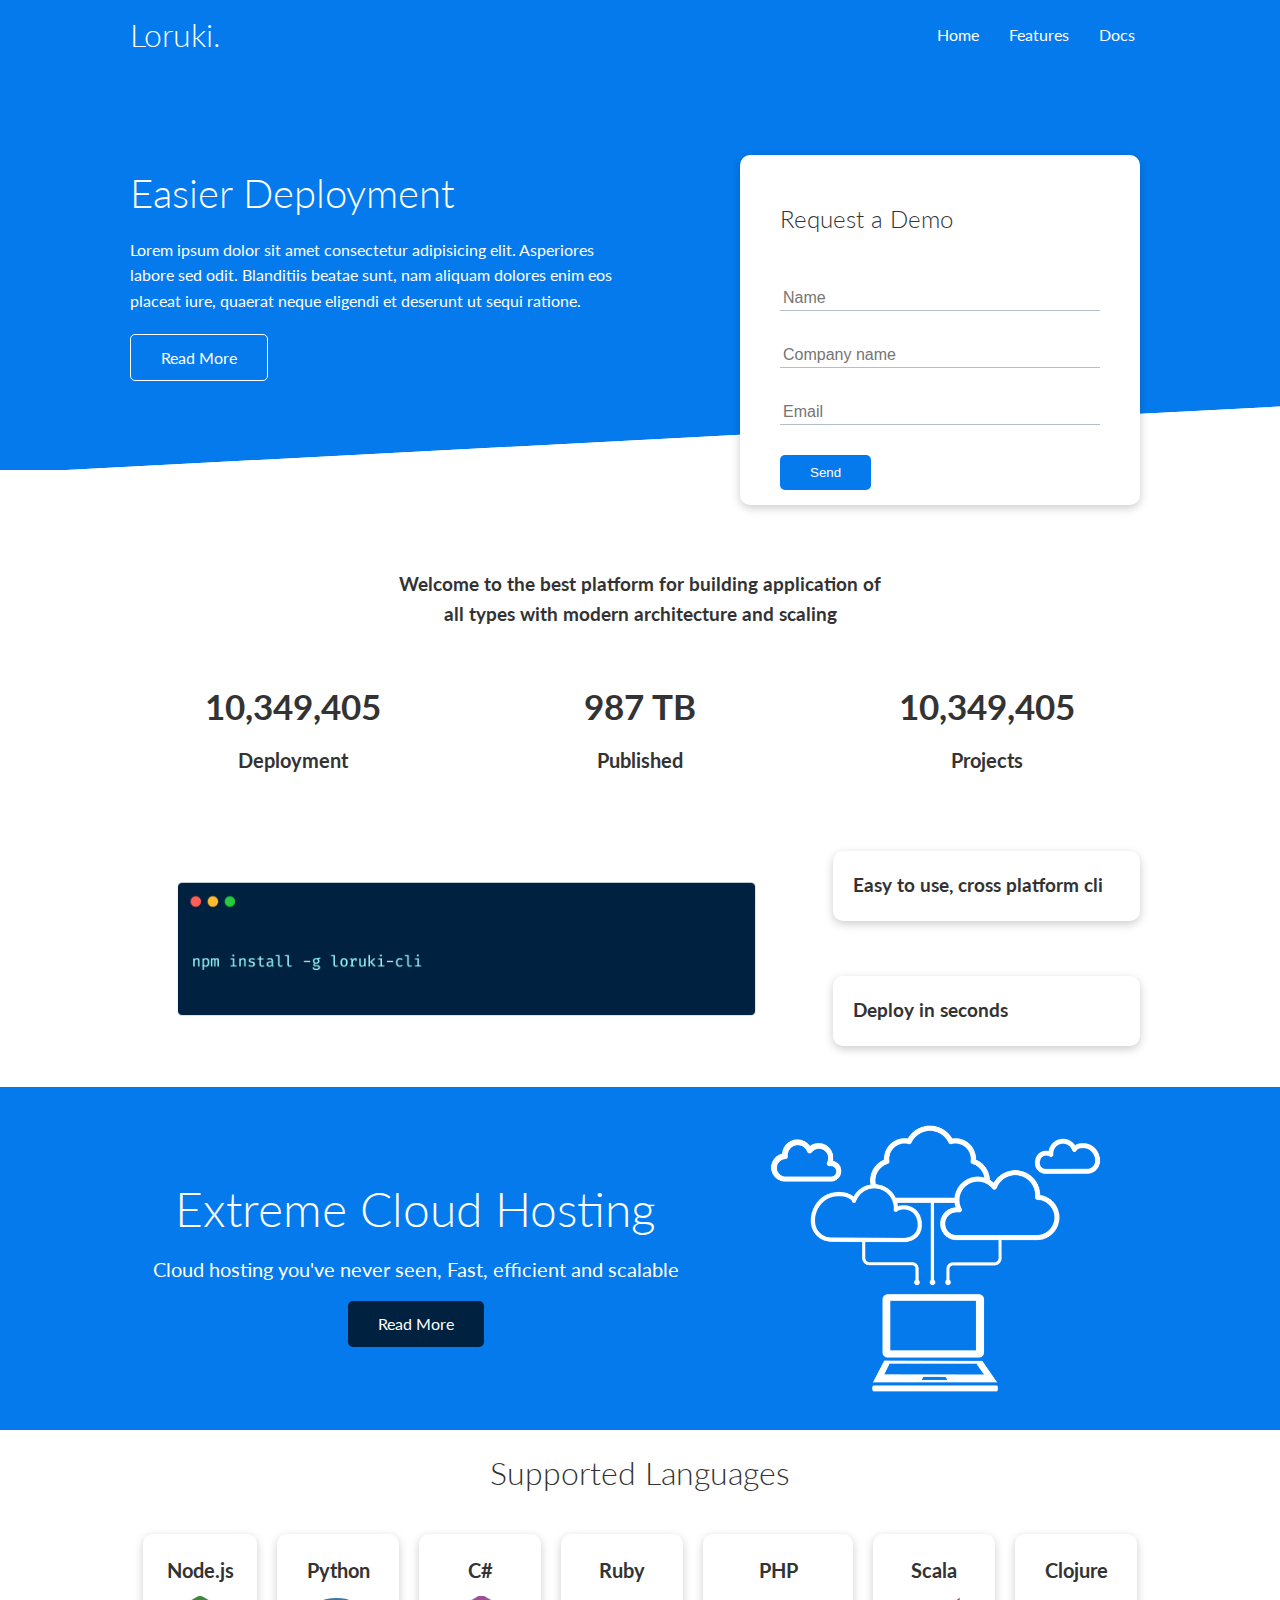
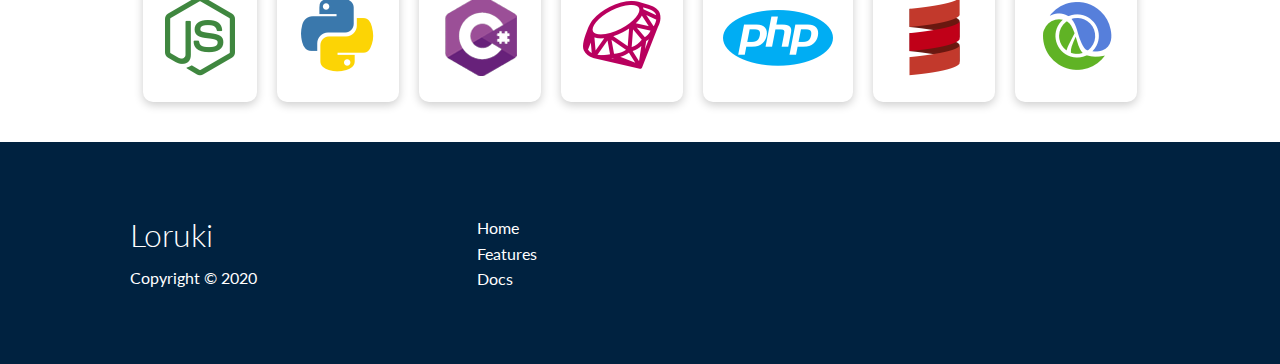
<file: index.html>
<!DOCTYPE html>
<html lang="en">
  <head>
    <meta charset="UTF-8" />
    <meta name="viewport" content="width=device-width, initial-scale=1.0" />
    <link
      rel="stylesheet"
      href="https://cdnjs.cloudflare.com/ajax/libs/font-awesome/5.15.1/css/all.min.css"
      integrity="sha512-+4zCK9k+qNFUR5X+cKL9EIR+ZOhtIloNl9GIKS57V1MyNsYpYcUrUeQc9vNfzsWfV28IaLL3i96P9sdNyeRssA=="
      crossorigin="anonymous"
    />
    <link rel="stylesheet" href="css/utilities.css" />
    <link rel="stylesheet" href="css/style.css" />
    <title>Loruki | Cloud Hosting For Everyone</title>
  </head>
  <body>
    <!-- Navbar -->
    <div class="navbar">
      <div class="container flex">
        <h1 class="logo">Loruki.</h1>
        <nav>
          <ul>
            <li><a href="index.html">Home</a></li>
            <li><a href="features.html">Features</a></li>
            <li><a href="docs.html">Docs</a></li>
          </ul>
        </nav>
      </div>
    </div>

    <!-- Showcase -->
    <section class="showcase">
      <div class="container grid">
        <div class="showcase-text">
          <h1>Easier Deployment</h1>
          <p>
            Lorem ipsum dolor sit amet consectetur adipisicing elit. Asperiores
            labore sed odit. Blanditiis beatae sunt, nam aliquam dolores enim
            eos placeat iure, quaerat neque eligendi et deserunt ut sequi
            ratione.
          </p>
          <a href="features.html" class="btn btn-outline">Read More</a>
        </div>

        <div class="showcase-form card">
          <h2>Request a Demo</h2>
          <form
            name="contact"
            method="POST"
            netlify-honeypot="bot-field"
            data-netlify="true"
          >
            <input type="hidden" name="form-name" value="contact" />
            <p class="hidden">
              <label
                >Don’t fill this out if you’re human: <input name="bot-field"
              /></label>
            </p>
            <div class="form-control">
              <input type="text" name="name" placeholder="Name" required />
            </div>
            <div class="form-control">
              <input
                type="text"
                name="company"
                placeholder="Company name"
                required
              />
            </div>
            <div class="form-control">
              <input type="email" name="email" placeholder="Email" required />
            </div>
            <input type="submit" value="Send" class="btn btn-primary" />
          </form>
        </div>
      </div>
    </section>

    <!-- Stats -->
    <section class="stats">
      <div class="container">
        <h3 class="stats-heading text-center my-1">
          Welcome to the best platform for building application of all types
          with modern architecture and scaling
        </h3>

        <div class="grid grid-3 text-center my-4">
          <div>
            <i class="fa fa-server fa-3x"></i>
            <h3>10,349,405</h3>
            <p class="text-secondary">Deployment</p>
          </div>

          <div>
            <i class="fa fa-upload fa-3x"></i>
            <h3>987 TB</h3>
            <p class="text-secondary">Published</p>
          </div>

          <div>
            <i class="fa fa-project-diagram fa-3x"></i>
            <h3>10,349,405</h3>
            <p class="text-secondary">Projects</p>
          </div>
        </div>
      </div>
    </section>

    <!-- Cli -->
    <section class="cli">
      <div class="container grid">
        <img src="images/cli.png" alt="" />
        <div class="card">
          <h3>Easy to use, cross platform cli</h3>
        </div>
        <div class="card">
          <h3>Deploy in seconds</h3>
        </div>
      </div>
    </section>

    <!-- Cloud -->
    <section class="cloud bg-primary my-2 py-2">
      <div class="container grid">
        <div class="text-center">
          <h2 class="lg">Extreme Cloud Hosting</h2>
          <p class="lead my-1">
            Cloud hosting you've never seen, Fast, efficient and scalable
          </p>
          <a href="features.html" class="btn btn-dark">Read More</a>
        </div>

        <img src="images/cloud.png" alt="" />
      </div>
    </section>

    <!-- Languages -->
    <section class="languages">
      <h2 class="md text-center my-2">Supported Languages</h2>
      <div class="container flex">
        <div class="card">
          <h4>Node.js</h4>
          <img src="images/logos/node.png" alt="" />
        </div>
        <div class="card">
          <h4>Python</h4>
          <img src="images/logos/python.png" alt="" />
        </div>
        <div class="card">
          <h4>C#</h4>
          <img src="images/logos/csharp.png" alt="" />
        </div>
        <div class="card">
          <h4>Ruby</h4>
          <img src="images/logos/ruby.png" alt="" />
        </div>
        <div class="card">
          <h4>PHP</h4>
          <img src="images/logos/php.png" alt="" />
        </div>
        <div class="card">
          <h4>Scala</h4>
          <img src="images/logos/scala.png" alt="" />
        </div>
        <div class="card">
          <h4>Clojure</h4>
          <img src="images/logos/clojure.png" alt="" />
        </div>
      </div>
    </section>

    <!-- Footer -->
    <footer class="footer bg-dark py-5">
      <div class="container grid grid-3">
        <div>
          <h1>Loruki</h1>
          <p>Copyright &copy; 2020</p>
        </div>

        <nav>
          <ul>
            <li><a href="index.html">Home</a></li>
            <li><a href="features.html">Features</a></li>
            <li><a href="docs.html">Docs</a></li>
          </ul>
        </nav>

        <div class="social">
          <a href="#"><i class="fab fa-github fa-2x"></i></a>
          <a href="#"><i class="fab fa-facebook fa-2x"></i></a>
          <a href="#"><i class="fab fa-instagram fa-2x"></i></a>
          <a href="#"><i class="fab fa-twitter fa-2x"></i></a>
        </div>
      </div>
    </footer>
  </body>
</html>
</file>
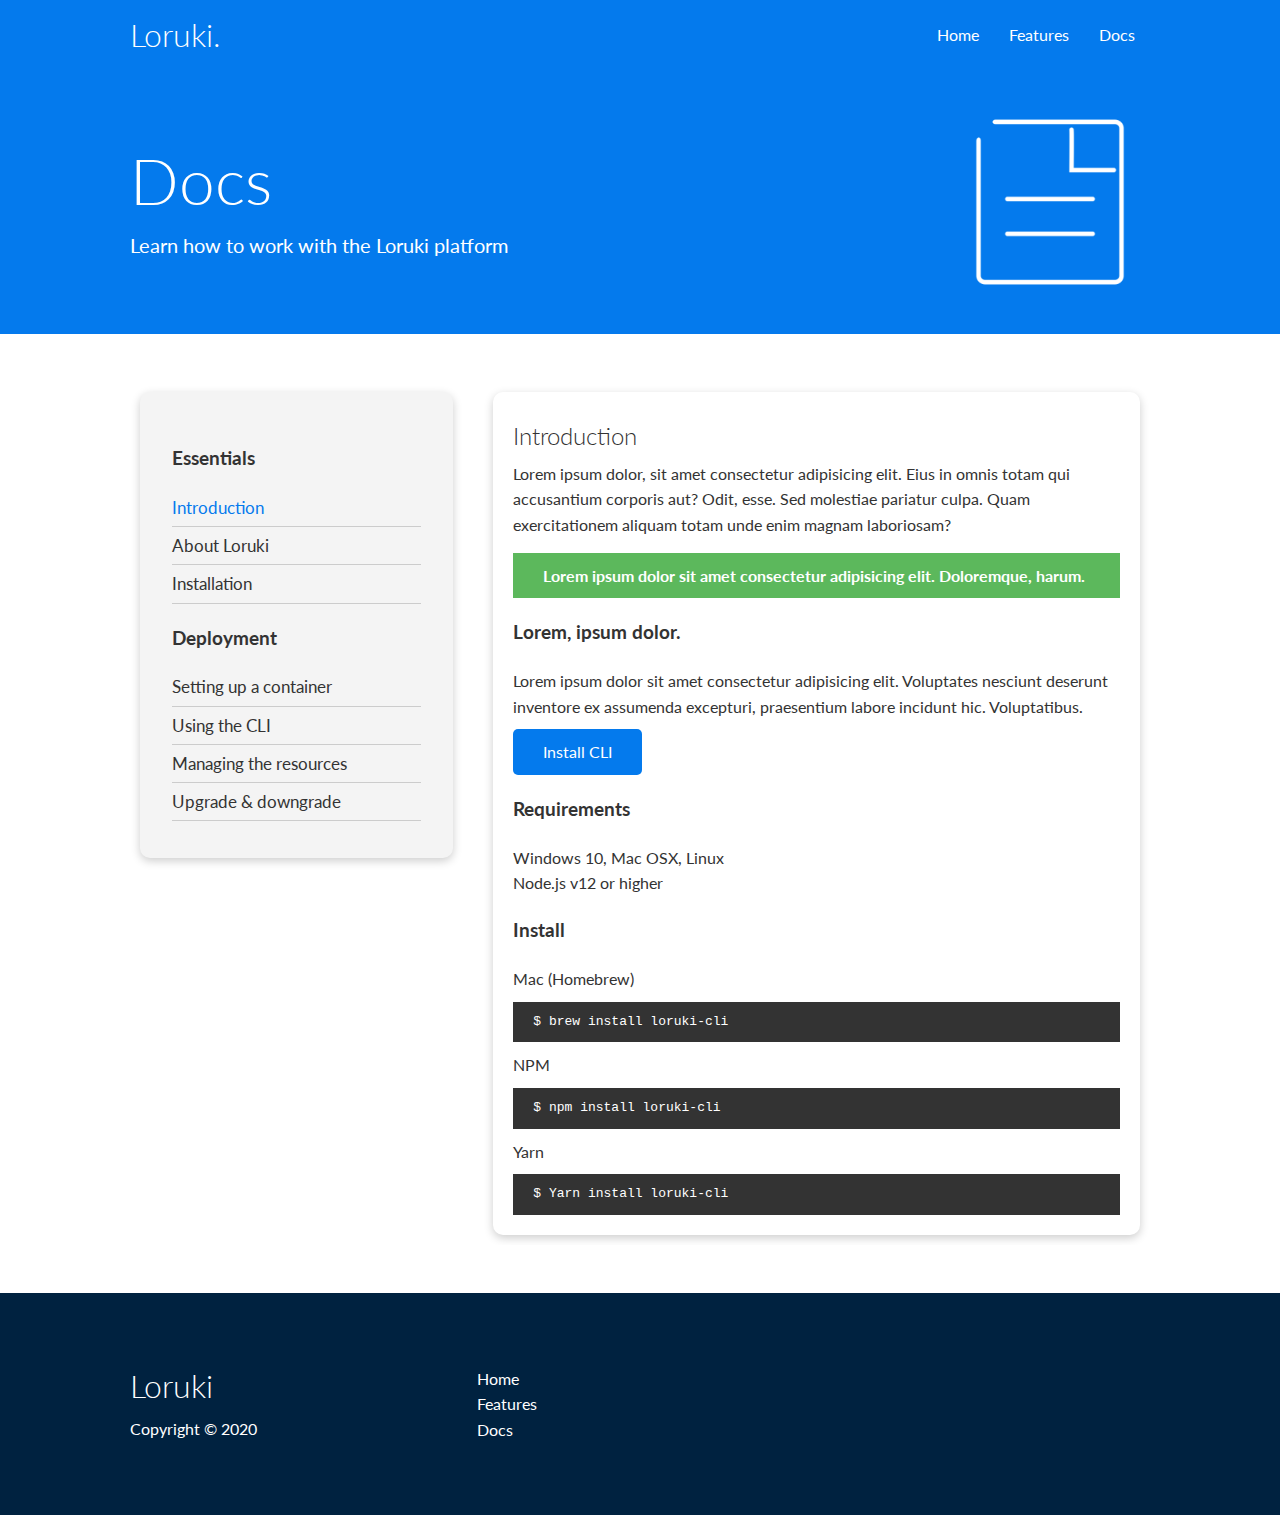
<file: docs.html>
<!DOCTYPE html>
<html lang="en">
  <head>
    <meta charset="UTF-8" />
    <meta name="viewport" content="width=device-width, initial-scale=1.0" />
    <link
      rel="stylesheet"
      href="https://cdnjs.cloudflare.com/ajax/libs/font-awesome/5.15.1/css/all.min.css"
      integrity="sha512-+4zCK9k+qNFUR5X+cKL9EIR+ZOhtIloNl9GIKS57V1MyNsYpYcUrUeQc9vNfzsWfV28IaLL3i96P9sdNyeRssA=="
      crossorigin="anonymous"
    />
    <link rel="stylesheet" href="css/utilities.css" />
    <link rel="stylesheet" href="css/style.css" />
    <title>Loruki | Cloud Hosting For Everyone</title>
  </head>
  <body>
    <!-- Navbar -->
    <div class="navbar">
      <div class="container flex">
        <h1 class="logo">Loruki.</h1>
        <nav>
          <ul>
            <li><a href="index.html">Home</a></li>
            <li><a href="features.html">Features</a></li>
            <li><a href="docs.html">Docs</a></li>
          </ul>
        </nav>
      </div>
    </div>

    <!-- Head -->
    <section class="docs-head bg-primary py-3">
      <div class="container grid">
        <div>
          <h1 class="xl">Docs</h1>
          <p class="lead">Learn how to work with the Loruki platform</p>
        </div>
        <img src="images/docs.png" alt="" />
      </div>
    </section>

    <!-- Docs main -->
    <section class="docs-main my-4">
      <div class="container grid">
        <div class="card bg-light p-3">
          <h3 class="my-2">Essentials</h3>
          <nav>
            <ul>
              <li><a href="#" class="text-primary">Introduction</a></li>
              <li><a href="#">About Loruki</a></li>
              <li><a href="#">Installation</a></li>
            </ul>
          </nav>

          <h3 class="my-2">Deployment</h3>
          <nav>
            <ul>
              <li><a href="#">Setting up a container</a></li>
              <li><a href="#">Using the CLI</a></li>
              <li><a href="#">Managing the resources</a></li>
              <li><a href="#">Upgrade & downgrade</a></li>
            </ul>
          </nav>
        </div>

        <div class="card">
          <h2>Introduction</h2>
          <p>
            Lorem ipsum dolor, sit amet consectetur adipisicing elit. Eius in
            omnis totam qui accusantium corporis aut? Odit, esse. Sed molestiae
            pariatur culpa. Quam exercitationem aliquam totam unde enim magnam
            laboriosam?
          </p>

          <div class="alert alert-success">
            <i class="fas fa-info"></i>Lorem ipsum dolor sit amet consectetur
            adipisicing elit. Doloremque, harum.
          </div>

          <h3>Lorem, ipsum dolor.</h3>
          <p>
            Lorem ipsum dolor sit amet consectetur adipisicing elit. Voluptates
            nesciunt deserunt inventore ex assumenda excepturi, praesentium
            labore incidunt hic. Voluptatibus.
          </p>
          <a href="#" class="btn btn-primary">Install CLI</a>

          <h3>Requirements</h3>
          <ul>
            <li>Windows 10, Mac OSX, Linux</li>
            <li>Node.js v12 or higher</li>
          </ul>

          <h3>Install</h3>
          <p>Mac (Homebrew)</p>
          <pre><code>$ brew install loruki-cli</code></pre>
          <p>NPM</p>
          <pre><code>$ npm install loruki-cli</code></pre>
          <p>Yarn</p>
          <pre><code>$ Yarn install loruki-cli</code></pre>
        </div>
      </div>
    </section>

    <!-- Footer -->
    <footer class="footer bg-dark py-5">
      <div class="container grid grid-3">
        <div>
          <h1>Loruki</h1>
          <p>Copyright &copy; 2020</p>
        </div>

        <nav>
          <ul>
            <li><a href="index.html">Home</a></li>
            <li><a href="features.html">Features</a></li>
            <li><a href="docs.html">Docs</a></li>
          </ul>
        </nav>

        <div class="social">
          <a href="#"><i class="fab fa-github fa-2x"></i></a>
          <a href="#"><i class="fab fa-facebook fa-2x"></i></a>
          <a href="#"><i class="fab fa-instagram fa-2x"></i></a>
          <a href="#"><i class="fab fa-twitter fa-2x"></i></a>
        </div>
      </div>
    </footer>
  </body>
</html>
</file>
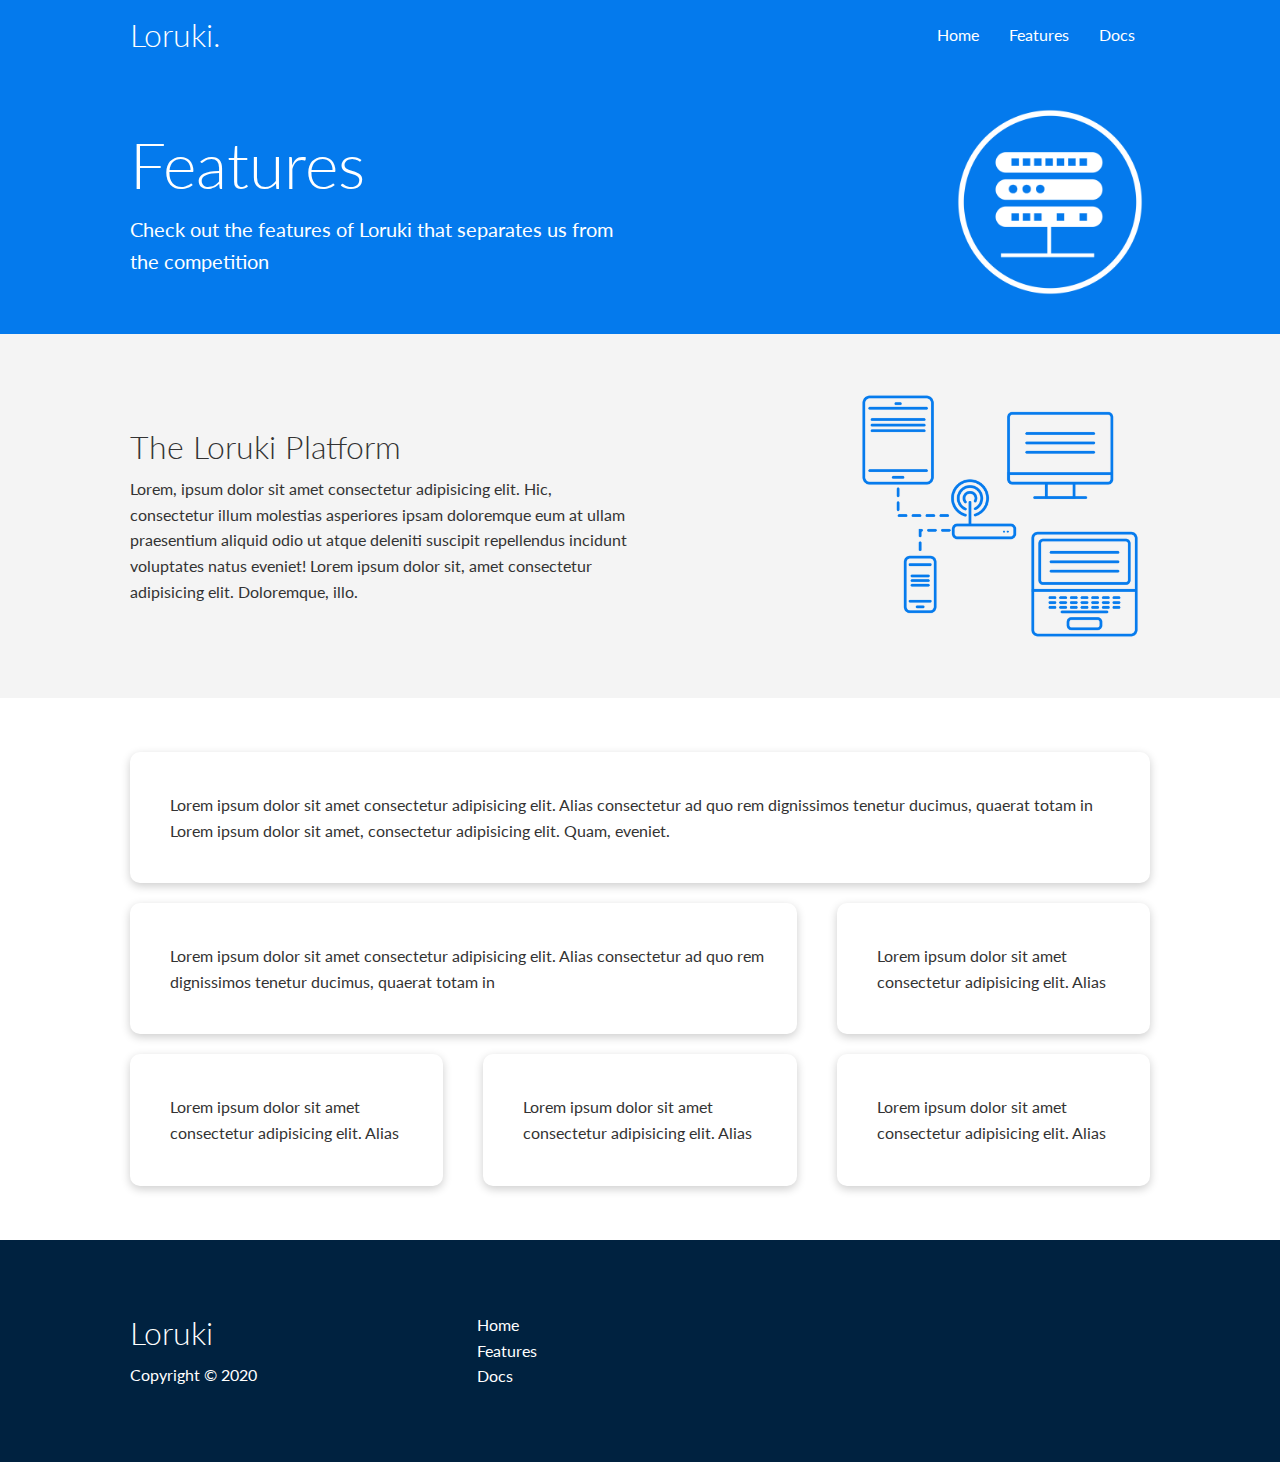
<file: features.html>
<!DOCTYPE html>
<html lang="en">
  <head>
    <meta charset="UTF-8" />
    <meta name="viewport" content="width=device-width, initial-scale=1.0" />
    <link
      rel="stylesheet"
      href="https://cdnjs.cloudflare.com/ajax/libs/font-awesome/5.15.1/css/all.min.css"
      integrity="sha512-+4zCK9k+qNFUR5X+cKL9EIR+ZOhtIloNl9GIKS57V1MyNsYpYcUrUeQc9vNfzsWfV28IaLL3i96P9sdNyeRssA=="
      crossorigin="anonymous"
    />
    <link rel="stylesheet" href="css/utilities.css" />
    <link rel="stylesheet" href="css/style.css" />
    <title>Loruki | Cloud Hosting For Everyone</title>
  </head>
  <body>
    <!-- Navbar -->
    <div class="navbar">
      <div class="container flex">
        <h1 class="logo">Loruki.</h1>
        <nav>
          <ul>
            <li><a href="index.html">Home</a></li>
            <li><a href="features.html">Features</a></li>
            <li><a href="docs.html">Docs</a></li>
          </ul>
        </nav>
      </div>
    </div>

    <!-- Head -->
    <section class="features-head bg-primary py-3">
      <div class="container grid">
        <div>
          <h1 class="xl">Features</h1>
          <p class="lead">
            Check out the features of Loruki that separates us from the
            competition
          </p>
        </div>
        <img src="images/server.png" alt="" />
      </div>
    </section>

    <!-- Sub head -->
    <section class="features-sub-head bg-light py-3">
      <div class="container grid">
        <div>
          <h1 class="md">The Loruki Platform</h1>
          <p>
            Lorem, ipsum dolor sit amet consectetur adipisicing elit. Hic,
            consectetur illum molestias asperiores ipsam doloremque eum at ullam
            praesentium aliquid odio ut atque deleniti suscipit repellendus
            incidunt voluptates natus eveniet! Lorem ipsum dolor sit, amet
            consectetur adipisicing elit. Doloremque, illo.
          </p>
        </div>
        <img src="images/server2.png" alt="" />
      </div>
    </section>

    <!--  -->
    <section class="features-main my-2">
      <div class="container grid grid-3">
        <div class="card flex">
          <i class="fas fa-server fa-3x"></i>
          <p>
            Lorem ipsum dolor sit amet consectetur adipisicing elit. Alias
            consectetur ad quo rem dignissimos tenetur ducimus, quaerat totam in
            Lorem ipsum dolor sit amet, consectetur adipisicing elit. Quam,
            eveniet.
          </p>
        </div>

        <div class="card flex">
          <i class="fas fa-server fa-3x"></i>
          <p>
            Lorem ipsum dolor sit amet consectetur adipisicing elit. Alias
            consectetur ad quo rem dignissimos tenetur ducimus, quaerat totam in
          </p>
        </div>

        <div class="card flex">
          <i class="fas fa-laptop fa-3x"></i>
          <p>Lorem ipsum dolor sit amet consectetur adipisicing elit. Alias</p>
        </div>

        <div class="card flex">
          <i class="fas fa-database fa-3x"></i>
          <p>Lorem ipsum dolor sit amet consectetur adipisicing elit. Alias</p>
        </div>

        <div class="card flex">
          <i class="fas fa-power-off fa-3x"></i>
          <p>Lorem ipsum dolor sit amet consectetur adipisicing elit. Alias</p>
        </div>

        <div class="card flex">
          <i class="fas fa-upload fa-3x"></i>
          <p>Lorem ipsum dolor sit amet consectetur adipisicing elit. Alias</p>
        </div>
      </div>
    </section>

    <!-- Footer -->
    <footer class="footer bg-dark py-5">
      <div class="container grid grid-3">
        <div>
          <h1>Loruki</h1>
          <p>Copyright &copy; 2020</p>
        </div>

        <nav>
          <ul>
            <li><a href="index.html">Home</a></li>
            <li><a href="features.html">Features</a></li>
            <li><a href="docs.html">Docs</a></li>
          </ul>
        </nav>

        <div class="social">
          <a href="#"><i class="fab fa-github fa-2x"></i></a>
          <a href="#"><i class="fab fa-facebook fa-2x"></i></a>
          <a href="#"><i class="fab fa-instagram fa-2x"></i></a>
          <a href="#"><i class="fab fa-twitter fa-2x"></i></a>
        </div>
      </div>
    </footer>
  </body>
</html>
</file>
<file: css/utilities.css>
.container {
  max-width: 1100px;
  margin: 0 auto;
  overflow: auto;
  padding: 0 40px;
}

.card {
  background-color: #fff;
  color: #333;
  border-radius: 10px;
  box-shadow: 0 3px 10px rgba(0, 0, 0, 0.2);
  padding: 20px;
  margin: 10px;
}

.btn {
  display: inline-block;
  padding: 10px 30px;
  cursor: pointer;
  background-color: var(--primary-color);
  color: #fff;
  border: none;
  border-radius: 5px;
}

.btn-outline {
  background-color: transparent;
  border: 1px #fff solid;
}

.btn:hover {
  transform: scale(0.98);
}

/* Backgrounds & colored buttons */
.bg-primary,
.btn-primary {
  background-color: var(--primary-color);
  color: white;
}

.bg-secondary,
.btn-secondary {
  background-color: var(--secondary-color);
  color: white;
}

.bg-dark,
.btn-dark {
  background-color: var(--dark-color);
  color: white;
}

.bg-light,
.btn-light {
  background-color: var(--light-color);
  color: #333;
}

.bg-primary a,
.btn-primary a,
.bg-secondary a,
.btn-secondary a,
.bg-dark a,
.btn-dark a {
  color: #fff;
}

/* Text-colors */
.text-primary {
  color: var(--primary-color);
}

.text-secondary {
  color: var(--secondary-color);
}

.text-dark {
  color: var(--dark-color);
}

.text-light {
  color: var(--light-color);
}

/* Text sizes */
.lead {
  font-size: 20px;
}

.sm {
  font-size: 1rem;
}

.md {
  font-size: 2rem;
}

.lg {
  font-size: 3rem;
}

.xl {
  font-size: 4rem;
}

.text-center {
  text-align: center;
}

/* Alert */
.alert {
  background-color: var(--light-color);
  padding: 10px 20px;
  font-weight: bold;
  margin: 15px 0;
}

.alert i {
  margin-right: 10px;
}

.alert-success {
  background-color: var(--success-color);
  color: #fff;
}

.alert-error {
  background-color: var(--error-color);
  color: #fff;
}
.flex {
  display: flex;
  justify-content: center;
  align-items: center;
  height: 100%;
}

.grid {
  display: grid;
  grid-template-columns: repeat(2, 1fr);
  gap: 20px;
  justify-content: center;
  align-items: center;
  height: 100%;
}

.grid-3 {
  grid-template-columns: repeat(3, 1fr);
}

/* Margin */
.my-1 {
  margin: 1rem 0;
}

.my-2 {
  margin: 1.5rem 0;
}

.my-3 {
  margin: 2rem 0;
}

.my-4 {
  margin: 3rem 0;
}

.my-5 {
  margin: 4rem 0;
}

.m-1 {
  margin: 1rem;
}

.m-2 {
  margin: 1.5rem;
}

.m-3 {
  margin: 2rem;
}

.m-4 {
  margin: 3rem;
}

.m-5 {
  margin: 4rem;
}

/* Padding */
.py-1 {
  padding: 1rem 0;
}

.py-2 {
  padding: 1.5rem 0;
}

.py-3 {
  padding: 2rem 0;
}

.py-4 {
  padding: 3rem 0;
}

.py-5 {
  padding: 4rem 0;
}

.p-1 {
  padding: 1rem;
}

.p-2 {
  padding: 1.5rem;
}

.p-3 {
  padding: 2rem;
}

.p-4 {
  padding: 3rem;
}

.p-5 {
  padding: 4rem;
}
</file>
<file: css/style.css>
@import url("https://fonts.googleapis.com/css2?family=Lato:wght@300&display=swap");

:root {
  --primary-color: #047aed;
  --seconday-color: #1c3fa8;
  --dark-color: #002240;
  --light-color: #f4f4f4;
  --success-color: #5cb85c;
  --error-color: #d9534f;
}

* {
  box-sizing: border-box;
  padding: 0;
  margin: 0;
}

body {
  font-family: "Lato", sans-serif;
  color: #333;
  line-height: 1.6;
}

ul {
  list-style-type: none;
}

a {
  text-decoration: none;
  color: #333;
}

h1,
h2 {
  font-weight: 300;
  line-height: 1.2;
  margin: 10px 0;
}

p {
  margin: 10px 0;
}

img {
  width: 100%;
}

code,
pre {
  background: #333;
  color: #fff;
  padding: 10px;
}

.hidden {
  visibility: hidden;
  height: 0;
}

/* Navbar */

.navbar {
  background-color: var(--primary-color);
  color: #fff;
  height: 70px;
}

.navbar ul {
  display: flex;
}

.navbar a {
  color: #fff;
  padding: 10px;
  margin: 0 5px;
}

.navbar a:hover {
  border-bottom: 2px #fff solid;
}

.navbar .flex {
  justify-content: space-between;
}

/* Showcase */
.showcase {
  height: 400px;
  background-color: var(--primary-color);
  color: white;
  position: relative;
}
.showcase h1 {
  font-size: 40px;
}

.showcase p {
  margin: 20px 0;
}

.showcase .grid {
  grid-template-columns: 55%, 45%;
  gap: 30px;
  overflow: visible;
}

.showcase-text {
  animation: slideInFromLeft 1s ease-in;
}

.showcase-form {
  position: relative;
  top: 60px;
  height: 350px;
  width: 400px;
  padding: 40px;
  justify-self: flex-end;
  z-index: 100;
  animation: slideInFromRight 1s ease-in;
}

.showcase-form .form-control {
  margin: 30px 0;
}

.showcase-form input[type="text"],
.showcase-form input[type="email"] {
  border: 0;
  border-bottom: 1px solid #b4becb;
  width: 100%;
  padding: 3px;
  font-size: 16px;
}

.showcase-form input:focus {
  outline: none;
}

.showcase::before,
.showcase::after {
  content: "";
  position: absolute;
  height: 100px;
  bottom: -70px;
  right: 0;
  left: 0;
  background: white;
  transform: skewY(-3deg);
  -webkit-transform: skewY(-3deg);
  -moz-transform: skewY(-3deg);
  -ms-transform: skewY(-3deg);
}

/* Stats */
.stats {
  padding-top: 100px;
  animation: slideInFromBottom 1s ease-in;
}

.stats-heading {
  max-width: 500px;
  margin: 0 auto;
}

.stats .grid h3 {
  font-size: 35px;
}

.stats .grid p {
  font-size: 20px;
  font-weight: bold;
}

/* Cli */
.cli .grid {
  grid-template-columns: repeat(3, 1fr);
  grid-template-rows: repeat(2, 1fr);
}

.cli .grid > *:first-child {
  grid-column: 1 / span 2;
  grid-row: 1 / span 2;
}

/* Cloud */
.cloud .grid {
  grid-template-columns: 4fr 3fr;
}

/* Languages */
.languages .flex {
  flex-wrap: wrap;
}

.languages .card {
  text-align: center;
  margin: 18px 10px 40px;
  transition: transform 0.2s ease-in;
}

.languages .card h4 {
  font-size: 20px;
  margin-bottom: 10px;
}

.languages .card:hover {
  transform: translateY(-15px);
}

/* Features */
.features-head img,
.docs-head img {
  width: 200px;
  justify-self: flex-end;
}

.features-sub-head img {
  width: 300px;
  justify-self: flex-end;
}

.features-main .card > i {
  margin: 0 10px;
}

.features-main .grid {
  padding: 30px;
}

.features-main .grid > *:first-child {
  grid-column: 1 / span 3;
}

.features-main .grid > *:nth-child(2) {
  grid-column: 1 / span 2;
}

/* Docs */
.docs-main h3 {
  margin: 20px 0;
}

.docs-main .grid {
  grid-template-columns: 1fr 2fr;
  align-items: flex-start;
}

.docs-main nav li {
  font-size: 17px;
  padding-bottom: 5px;
  margin-bottom: 5px;
  border-bottom: 1px #ccc solid;
}

.docs-main nav li:hover {
  font-weight: bold;
}

/* Footer */
.footer .social a {
  margin: 0 10px;
}

/* Animation */
@keyframes slideInFromLeft {
  0% {
    transform: translateX(-100%);
  }

  100% {
    transform: translateX(0);
  }
}

@keyframes slideInFromRight {
  0% {
    transform: translateX(100%);
  }

  100% {
    transform: translateX(0);
  }
}

@keyframes slideInFromTop {
  0% {
    transform: translateY(-100%);
  }

  100% {
    transform: translateX(0);
  }
}

@keyframes slideInFromBottom {
  0% {
    transform: translateY(100%);
  }

  100% {
    transform: translateX(0);
  }
}

/* Tablets and under */
@media (max-width: 768px) {
  .grid,
  .showcase .grid,
  .stats .grid,
  .cli .grid,
  .cloud .grid,
  .features-main .grid,
  .docs-main .grid {
    grid-template-columns: 1fr;
    grid-template-rows: 1fr;
  }

  .showcase {
    height: auto;
  }

  .showcase-text {
    text-align: center;
    margin-top: 40px;
    animation: slideInFromTop 1s ease-in;
  }

  .showcase-form {
    justify-self: center;
    margin: auto;
    animation: slideInFromBottom 1s ease-in;
  }

  .cli .grid > *:first-child {
    grid-column: 1;
    grid-row: 1;
  }

  .features-head,
  .features-sub-head,
  .docs-head {
    text-align: center;
  }

  .features-head img,
  .features-sub-head img,
  .docs-head img {
    justify-self: center;
  }

  .features-main .grid > *:first-child,
  .features-main .grid > *:nth-child(2) {
    grid-column: 1;
  }
}

/* Mobile */
@media (max-width: 500px) {
  .container {
    overflow: hidden;
  }

  .navbar {
    height: 110px;
  }

  .navbar .flex {
    flex-direction: column;
  }

  .navbar ul {
    padding: 10px;
    background-color: rgba(0, 0, 0, 0.1);
  }
}
</file>
